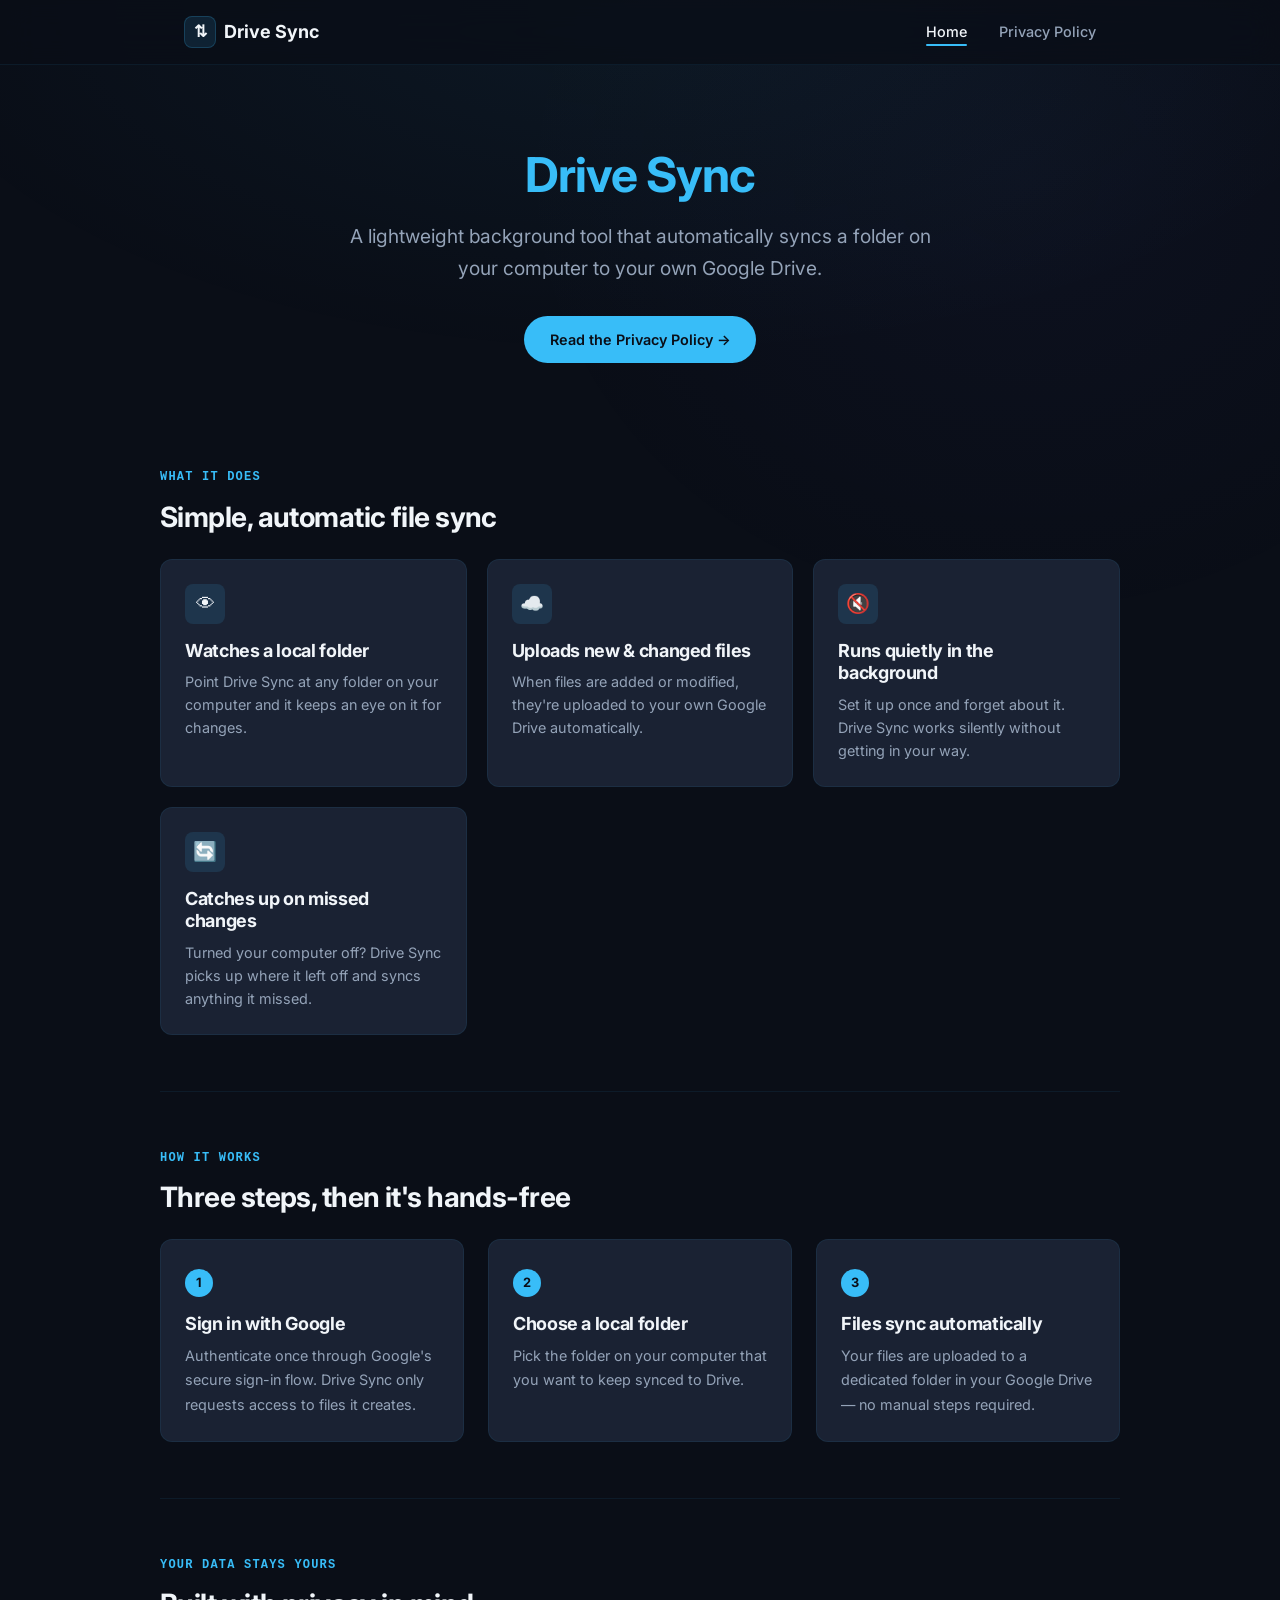
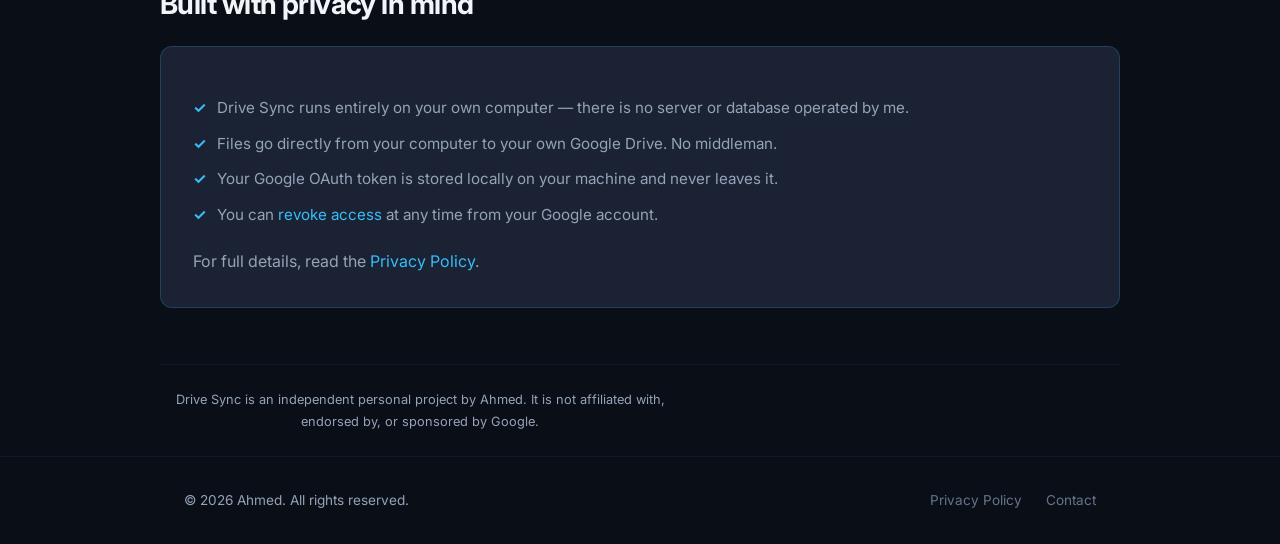
<file: index.html>
<!DOCTYPE html>
<html lang="en">

<head>
  <meta charset="UTF-8">
  <meta name="viewport" content="width=device-width, initial-scale=1.0">
  <title>Drive Sync — Automatically sync a local folder to Google Drive</title>
  <meta name="description"
    content="Drive Sync is a lightweight background tool that automatically syncs a folder on your computer to your own Google Drive.">
  <link rel="canonical" href="https://sync.ahmedcodes.pro/">
  <meta property="og:title" content="Drive Sync — Automatically sync a local folder to Google Drive">
  <meta property="og:description"
    content="A lightweight background tool that automatically syncs a folder on your computer to your own Google Drive.">
  <meta property="og:url" content="https://sync.ahmedcodes.pro/">
  <meta property="og:type" content="website">
  <meta property="og:site_name" content="Drive Sync">
  <meta name="twitter:card" content="summary">
  <meta name="twitter:title" content="Drive Sync — Automatically sync a local folder to Google Drive">
  <meta name="twitter:description"
    content="A lightweight background tool that automatically syncs a folder on your computer to your own Google Drive.">
  <link rel="icon" href="/favicon.svg" type="image/svg+xml">
  <link rel="preconnect" href="https://fonts.googleapis.com">
  <link rel="preconnect" href="https://fonts.gstatic.com" crossorigin>
  <link href="https://fonts.googleapis.com/css2?family=Inter:wght@400;500;600;700;800&display=swap" rel="stylesheet">
  <link rel="stylesheet" href="styles.css">
</head>

<body>

  <!-- ===== Header ===== -->
  <header class="site-header">
    <div class="container header-inner">
      <a href="/" class="logo" aria-label="Drive Sync home">
        <span class="logo-icon" aria-hidden="true">⇅</span>
        Drive Sync
      </a>
      <nav aria-label="Main navigation">
        <ul class="nav-links">
          <li><a href="/" aria-current="page">Home</a></li>
          <li><a href="/privacy.html">Privacy Policy</a></li>
        </ul>
      </nav>
    </div>
  </header>

  <main>

    <!-- ===== Hero ===== -->
    <section class="hero container" id="hero">
      <h1><span class="accent">Drive Sync</span></h1>
      <p class="hero-tagline">A lightweight background tool that automatically syncs a folder on your computer to your
        own Google Drive.</p>
      <a href="/privacy.html" class="hero-cta">Read the Privacy Policy →</a>
    </section>

    <!-- ===== What it does ===== -->
    <section class="section container" id="features">
      <p class="section-label">What it does</p>
      <h2>Simple, automatic file sync</h2>
      <div class="card-grid">
        <div class="card">
          <div class="card-icon" aria-hidden="true">👁</div>
          <h3>Watches a local folder</h3>
          <p>Point Drive Sync at any folder on your computer and it keeps an eye on it for changes.</p>
        </div>
        <div class="card">
          <div class="card-icon" aria-hidden="true">☁️</div>
          <h3>Uploads new &amp; changed files</h3>
          <p>When files are added or modified, they're uploaded to your own Google Drive automatically.</p>
        </div>
        <div class="card">
          <div class="card-icon" aria-hidden="true">🔇</div>
          <h3>Runs quietly in the background</h3>
          <p>Set it up once and forget about it. Drive Sync works silently without getting in your way.</p>
        </div>
        <div class="card">
          <div class="card-icon" aria-hidden="true">🔄</div>
          <h3>Catches up on missed changes</h3>
          <p>Turned your computer off? Drive Sync picks up where it left off and syncs anything it missed.</p>
        </div>
      </div>
    </section>

    <!-- ===== How it works ===== -->
    <section class="section container" id="how-it-works">
      <p class="section-label">How it works</p>
      <h2>Three steps, then it's hands-free</h2>
      <div class="steps">
        <div class="step">
          <div class="step-number" aria-hidden="true">1</div>
          <h3>Sign in with Google</h3>
          <p>Authenticate once through Google's secure sign-in flow. Drive Sync only requests access to files it
            creates.</p>
        </div>
        <div class="step">
          <div class="step-number" aria-hidden="true">2</div>
          <h3>Choose a local folder</h3>
          <p>Pick the folder on your computer that you want to keep synced to Drive.</p>
        </div>
        <div class="step">
          <div class="step-number" aria-hidden="true">3</div>
          <h3>Files sync automatically</h3>
          <p>Your files are uploaded to a dedicated folder in your Google Drive — no manual steps required.</p>
        </div>
      </div>
    </section>

    <!-- ===== Your data stays yours ===== -->
    <section class="section container" id="privacy">
      <p class="section-label">Your data stays yours</p>
      <h2>Built with privacy in mind</h2>
      <div class="data-banner">
        <ul>
          <li>Drive Sync runs entirely on your own computer — there is no server or database operated by me.</li>
          <li>Files go directly from your computer to your own Google Drive. No middleman.</li>
          <li>Your Google OAuth token is stored locally on your machine and never leaves it.</li>
          <li>You can <a href="https://myaccount.google.com/permissions" rel="noopener noreferrer"
              target="_blank">revoke access</a> at any time from your Google account.</li>
        </ul>
        <p style="margin-top: 1.25rem;">
          For full details, read the <a href="/privacy.html">Privacy Policy</a>.
        </p>
      </div>
    </section>

    <!-- ===== Disclaimer ===== -->
    <div class="disclaimer container">
      <p>Drive Sync is an independent personal project by Ahmed. It is not affiliated with, endorsed by, or sponsored by
        Google.</p>
    </div>

  </main>

  <!-- ===== Footer ===== -->
  <footer class="site-footer">
    <div class="container footer-inner">
      <p>&copy; 2026 Ahmed. All rights reserved.</p>
      <ul class="footer-links">
        <li><a href="/privacy.html">Privacy Policy</a></li>
        <li><a href="mailto:YOUR_EMAIL_HERE">Contact</a></li>
      </ul>
    </div>
  </footer>

</body>

</html>
</file>
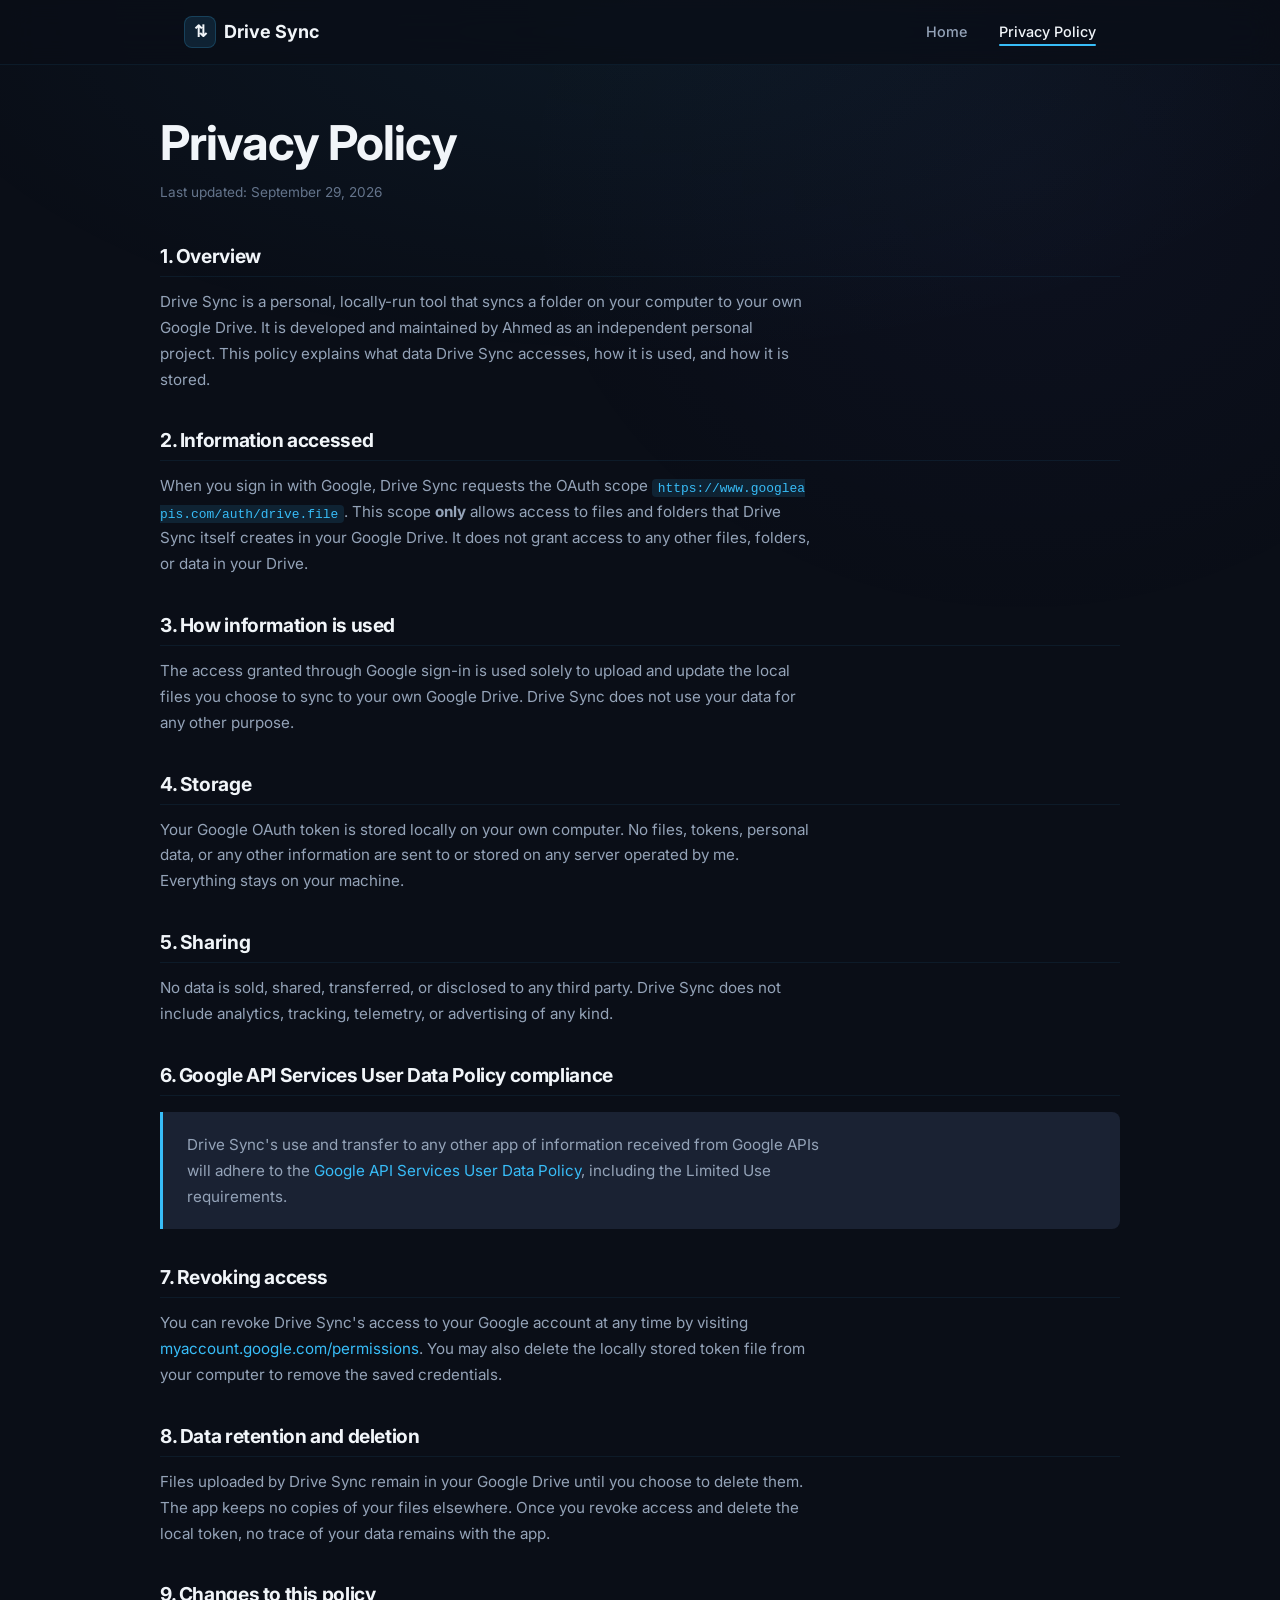
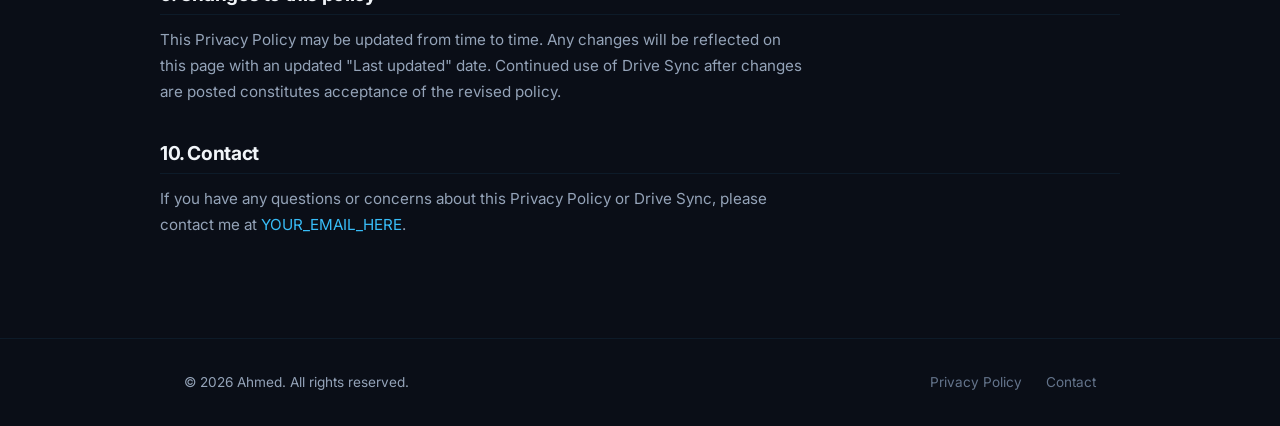
<file: privacy.html>
<!DOCTYPE html>
<html lang="en">

<head>
  <meta charset="UTF-8">
  <meta name="viewport" content="width=device-width, initial-scale=1.0">
  <title>Privacy Policy — Drive Sync</title>
  <meta name="description"
    content="Privacy Policy for Drive Sync. Learn how Drive Sync handles your data when syncing local files to Google Drive.">
  <link rel="canonical" href="https://sync.ahmedcodes.pro/privacy.html">
  <meta property="og:title" content="Privacy Policy — Drive Sync">
  <meta property="og:description"
    content="Privacy Policy for Drive Sync. Learn how Drive Sync handles your data when syncing local files to Google Drive.">
  <meta property="og:url" content="https://sync.ahmedcodes.pro/privacy.html">
  <meta property="og:type" content="website">
  <meta property="og:site_name" content="Drive Sync">
  <meta name="twitter:card" content="summary">
  <meta name="twitter:title" content="Privacy Policy — Drive Sync">
  <meta name="twitter:description"
    content="Privacy Policy for Drive Sync. Learn how Drive Sync handles your data when syncing local files to Google Drive.">
  <link rel="icon" href="/favicon.svg" type="image/svg+xml">
  <link rel="preconnect" href="https://fonts.googleapis.com">
  <link rel="preconnect" href="https://fonts.gstatic.com" crossorigin>
  <link href="https://fonts.googleapis.com/css2?family=Inter:wght@400;500;600;700;800&display=swap" rel="stylesheet">
  <link rel="stylesheet" href="styles.css">
</head>

<body>

  <!-- ===== Header ===== -->
  <header class="site-header">
    <div class="container header-inner">
      <a href="/" class="logo" aria-label="Drive Sync home">
        <span class="logo-icon" aria-hidden="true">⇅</span>
        Drive Sync
      </a>
      <nav aria-label="Main navigation">
        <ul class="nav-links">
          <li><a href="/">Home</a></li>
          <li><a href="/privacy.html" aria-current="page">Privacy Policy</a></li>
        </ul>
      </nav>
    </div>
  </header>

  <main class="container policy">

    <h1>Privacy Policy</h1>
    <p class="last-updated">Last updated: September 29, 2026</p>

    <!-- 1. Overview -->
    <section class="policy-section" id="overview">
      <h2>1. Overview</h2>
      <p>
        Drive Sync is a personal, locally-run tool that syncs a folder on your computer to your own Google Drive.
        It is developed and maintained by Ahmed as an independent personal project.
        This policy explains what data Drive Sync accesses, how it is used, and how it is stored.
      </p>
    </section>

    <!-- 2. Information accessed -->
    <section class="policy-section" id="information-accessed">
      <h2>2. Information accessed</h2>
      <p>
        When you sign in with Google, Drive Sync requests the OAuth scope
        <code>https://www.googleapis.com/auth/drive.file</code>.
        This scope <strong>only</strong> allows access to files and folders that Drive Sync itself creates in your
        Google Drive.
        It does not grant access to any other files, folders, or data in your Drive.
      </p>
    </section>

    <!-- 3. How information is used -->
    <section class="policy-section" id="how-information-is-used">
      <h2>3. How information is used</h2>
      <p>
        The access granted through Google sign-in is used solely to upload and update the local files you choose to sync
        to your own Google Drive. Drive Sync does not use your data for any other purpose.
      </p>
    </section>

    <!-- 4. Storage -->
    <section class="policy-section" id="storage">
      <h2>4. Storage</h2>
      <p>
        Your Google OAuth token is stored locally on your own computer. No files, tokens, personal data, or any other
        information are sent to or stored on any server operated by me. Everything stays on your machine.
      </p>
    </section>

    <!-- 5. Sharing -->
    <section class="policy-section" id="sharing">
      <h2>5. Sharing</h2>
      <p>
        No data is sold, shared, transferred, or disclosed to any third party.
        Drive Sync does not include analytics, tracking, telemetry, or advertising of any kind.
      </p>
    </section>

    <!-- 6. Google API compliance -->
    <section class="policy-section" id="google-api-compliance">
      <h2>6. Google API Services User Data Policy compliance</h2>
      <div class="policy-compliance">
        <p>
          Drive Sync's use and transfer to any other app of information received from Google APIs will adhere to the
          <a href="https://developers.google.com/terms/api-services-user-data-policy" rel="noopener noreferrer"
            target="_blank">Google API Services User Data Policy</a>,
          including the Limited Use requirements.
        </p>
      </div>
    </section>

    <!-- 7. Revoking access -->
    <section class="policy-section" id="revoking-access">
      <h2>7. Revoking access</h2>
      <p>
        You can revoke Drive Sync's access to your Google account at any time by visiting
        <a href="https://myaccount.google.com/permissions" rel="noopener noreferrer"
          target="_blank">myaccount.google.com/permissions</a>.
        You may also delete the locally stored token file from your computer to remove the saved credentials.
      </p>
    </section>

    <!-- 8. Data retention and deletion -->
    <section class="policy-section" id="data-retention">
      <h2>8. Data retention and deletion</h2>
      <p>
        Files uploaded by Drive Sync remain in your Google Drive until you choose to delete them.
        The app keeps no copies of your files elsewhere. Once you revoke access and delete the local token,
        no trace of your data remains with the app.
      </p>
    </section>

    <!-- 9. Changes to this policy -->
    <section class="policy-section" id="changes">
      <h2>9. Changes to this policy</h2>
      <p>
        This Privacy Policy may be updated from time to time. Any changes will be reflected on this page
        with an updated "Last updated" date. Continued use of Drive Sync after changes are posted constitutes
        acceptance of the revised policy.
      </p>
    </section>

    <!-- 10. Contact -->
    <section class="policy-section" id="contact">
      <h2>10. Contact</h2>
      <p>
        If you have any questions or concerns about this Privacy Policy or Drive Sync, please contact me at
        <a href="mailto:YOUR_EMAIL_HERE">YOUR_EMAIL_HERE</a>.
      </p>
    </section>

  </main>

  <!-- ===== Footer ===== -->
  <footer class="site-footer">
    <div class="container footer-inner">
      <p>&copy; 2026 Ahmed. All rights reserved.</p>
      <ul class="footer-links">
        <li><a href="/privacy.html">Privacy Policy</a></li>
        <li><a href="mailto:YOUR_EMAIL_HERE">Contact</a></li>
      </ul>
    </div>
  </footer>

</body>

</html>
</file>
<file: styles.css>
/* ===== Design Tokens ===== */
:root {
  --bg-primary: #0a0e17;
  --bg-secondary: #111827;
  --bg-card: #1a2233;
  --bg-card-hover: #1f2a3f;
  --border-subtle: rgba(56, 189, 248, 0.08);
  --border-accent: rgba(56, 189, 248, 0.2);

  --text-primary: #f1f5f9;
  --text-secondary: #94a3b8;
  --text-muted: #64748b;

  --accent: #38bdf8;
  --accent-dim: rgba(56, 189, 248, 0.12);
  --accent-glow: rgba(56, 189, 248, 0.25);

  --font-sans: 'Inter', -apple-system, BlinkMacSystemFont, 'Segoe UI', Roboto,
    sans-serif;
  --font-mono: 'JetBrains Mono', 'Fira Code', 'Cascadia Code', monospace;

  --radius: 12px;
  --radius-sm: 8px;
  --transition: 0.25s cubic-bezier(0.4, 0, 0.2, 1);
  --max-width: 960px;
}

/* ===== Reset & Base ===== */
*,
*::before,
*::after {
  box-sizing: border-box;
  margin: 0;
  padding: 0;
}

html {
  scroll-behavior: smooth;
  -webkit-text-size-adjust: 100%;
}

body {
  font-family: var(--font-sans);
  font-size: 1rem;
  line-height: 1.7;
  color: var(--text-primary);
  background-color: var(--bg-primary);
  min-height: 100vh;
  display: flex;
  flex-direction: column;
  -webkit-font-smoothing: antialiased;
  -moz-osx-font-smoothing: grayscale;
}

/* Subtle background gradient */
body::before {
  content: '';
  position: fixed;
  inset: 0;
  background:
    radial-gradient(ellipse 60% 40% at 50% 0%, rgba(56, 189, 248, 0.06), transparent),
    radial-gradient(ellipse 40% 50% at 80% 20%, rgba(99, 102, 241, 0.04), transparent);
  pointer-events: none;
  z-index: -1;
}

a {
  color: var(--accent);
  text-decoration: none;
  transition: color var(--transition);
}

a:hover,
a:focus-visible {
  color: #7dd3fc;
  text-decoration: underline;
  text-underline-offset: 3px;
}

a:focus-visible {
  outline: 2px solid var(--accent);
  outline-offset: 3px;
  border-radius: 3px;
}

img {
  max-width: 100%;
  height: auto;
  display: block;
}

/* ===== Typography ===== */
h1, h2, h3, h4 {
  color: var(--text-primary);
  line-height: 1.25;
  letter-spacing: -0.02em;
  font-weight: 700;
}

h1 { font-size: clamp(2rem, 5vw, 3rem); }
h2 { font-size: clamp(1.4rem, 3vw, 1.75rem); margin-bottom: 1rem; }
h3 { font-size: 1.125rem; margin-bottom: 0.5rem; }

p {
  color: var(--text-secondary);
  max-width: 65ch;
}

/* ===== Layout ===== */
.container {
  width: 100%;
  max-width: var(--max-width);
  margin: 0 auto;
  padding: 0 1.5rem;
}

main {
  flex: 1;
}

/* ===== Header ===== */
.site-header {
  position: sticky;
  top: 0;
  z-index: 100;
  background: rgba(10, 14, 23, 0.82);
  backdrop-filter: blur(16px) saturate(1.4);
  -webkit-backdrop-filter: blur(16px) saturate(1.4);
  border-bottom: 1px solid var(--border-subtle);
}

.header-inner {
  display: flex;
  align-items: center;
  justify-content: space-between;
  height: 64px;
}

.logo {
  display: flex;
  align-items: center;
  gap: 0.5rem;
  font-weight: 700;
  font-size: 1.125rem;
  color: var(--text-primary);
  text-decoration: none;
}

.logo:hover {
  color: var(--accent);
  text-decoration: none;
}

.logo-icon {
  display: inline-flex;
  align-items: center;
  justify-content: center;
  width: 32px;
  height: 32px;
  background: var(--accent-dim);
  border: 1px solid var(--border-accent);
  border-radius: var(--radius-sm);
  font-size: 1rem;
  transition: background var(--transition), border-color var(--transition);
}

.logo:hover .logo-icon {
  background: var(--accent-glow);
  border-color: var(--accent);
}

.nav-links {
  display: flex;
  align-items: center;
  gap: 2rem;
  list-style: none;
}

.nav-links a {
  color: var(--text-secondary);
  font-size: 0.9rem;
  font-weight: 500;
  position: relative;
  padding: 0.25rem 0;
}

.nav-links a::after {
  content: '';
  position: absolute;
  bottom: -2px;
  left: 0;
  width: 0;
  height: 2px;
  background: var(--accent);
  border-radius: 1px;
  transition: width var(--transition);
}

.nav-links a:hover,
.nav-links a[aria-current="page"] {
  color: var(--text-primary);
  text-decoration: none;
}

.nav-links a:hover::after,
.nav-links a[aria-current="page"]::after {
  width: 100%;
}

/* ===== Hero ===== */
.hero {
  padding: 5rem 0 3rem;
  text-align: center;
}

.hero h1 {
  margin-bottom: 1rem;
}

.hero h1 .accent {
  color: var(--accent);
}

.hero-tagline {
  font-size: clamp(1.05rem, 2.5vw, 1.2rem);
  color: var(--text-secondary);
  max-width: 600px;
  margin: 0 auto 2rem;
  line-height: 1.65;
}

.hero-cta {
  display: inline-flex;
  align-items: center;
  gap: 0.5rem;
  padding: 0.7rem 1.6rem;
  font-size: 0.9rem;
  font-weight: 600;
  color: var(--bg-primary);
  background: var(--accent);
  border-radius: 999px;
  transition: transform var(--transition), box-shadow var(--transition);
}

.hero-cta:hover {
  transform: translateY(-1px);
  box-shadow: 0 4px 20px var(--accent-glow);
  color: var(--bg-primary);
  text-decoration: none;
}

/* ===== Sections ===== */
.section {
  padding: 3.5rem 0;
}

.section + .section {
  border-top: 1px solid var(--border-subtle);
}

.section-label {
  font-family: var(--font-mono);
  font-size: 0.75rem;
  font-weight: 600;
  letter-spacing: 0.1em;
  text-transform: uppercase;
  color: var(--accent);
  margin-bottom: 0.75rem;
}

/* ===== Feature Cards ===== */
.card-grid {
  display: grid;
  grid-template-columns: repeat(auto-fit, minmax(240px, 1fr));
  gap: 1.25rem;
  margin-top: 1.5rem;
}

.card {
  background: var(--bg-card);
  border: 1px solid var(--border-subtle);
  border-radius: var(--radius);
  padding: 1.5rem;
  transition: border-color var(--transition), transform var(--transition),
    box-shadow var(--transition);
}

.card:hover {
  border-color: var(--border-accent);
  transform: translateY(-2px);
  box-shadow: 0 8px 32px rgba(0, 0, 0, 0.25);
}

.card-icon {
  display: inline-flex;
  align-items: center;
  justify-content: center;
  width: 40px;
  height: 40px;
  border-radius: var(--radius-sm);
  background: var(--accent-dim);
  font-size: 1.2rem;
  margin-bottom: 1rem;
}

.card h3 {
  color: var(--text-primary);
}

.card p {
  font-size: 0.9rem;
  line-height: 1.6;
}

/* ===== Steps ===== */
.steps {
  display: grid;
  grid-template-columns: repeat(auto-fit, minmax(220px, 1fr));
  gap: 1.5rem;
  margin-top: 1.5rem;
  counter-reset: step;
}

.step {
  counter-increment: step;
  position: relative;
  background: var(--bg-card);
  border: 1px solid var(--border-subtle);
  border-radius: var(--radius);
  padding: 1.75rem 1.5rem 1.5rem;
  transition: border-color var(--transition);
}

.step:hover {
  border-color: var(--border-accent);
}

.step-number {
  display: inline-flex;
  align-items: center;
  justify-content: center;
  width: 28px;
  height: 28px;
  border-radius: 50%;
  background: var(--accent);
  color: var(--bg-primary);
  font-size: 0.8rem;
  font-weight: 700;
  margin-bottom: 1rem;
}

.step h3 {
  color: var(--text-primary);
}

.step p {
  font-size: 0.9rem;
}

/* ===== Privacy Banner / Data Section ===== */
.data-banner {
  background: var(--bg-card);
  border: 1px solid var(--border-accent);
  border-radius: var(--radius);
  padding: 2rem;
  margin-top: 1.5rem;
}

.data-banner ul {
  list-style: none;
  margin-top: 1rem;
}

.data-banner li {
  position: relative;
  padding-left: 1.5rem;
  color: var(--text-secondary);
  font-size: 0.95rem;
  margin-bottom: 0.6rem;
}

.data-banner li::before {
  content: '✓';
  position: absolute;
  left: 0;
  color: var(--accent);
  font-weight: 700;
}

/* ===== Privacy Policy Page ===== */
.policy {
  padding: 3rem 0 4rem;
}

.policy h1 {
  margin-bottom: 0.5rem;
}

.policy .last-updated {
  font-size: 0.85rem;
  color: var(--text-muted);
  margin-bottom: 2.5rem;
}

.policy-section {
  margin-bottom: 2.25rem;
}

.policy-section h2 {
  font-size: 1.2rem;
  padding-bottom: 0.5rem;
  border-bottom: 1px solid var(--border-subtle);
  margin-bottom: 0.75rem;
}

.policy-section p,
.policy-section li {
  color: var(--text-secondary);
  font-size: 0.95rem;
  line-height: 1.7;
}

.policy-section ul,
.policy-section ol {
  padding-left: 1.25rem;
  margin-top: 0.5rem;
}

.policy-section li {
  margin-bottom: 0.4rem;
}

.policy-section code {
  font-family: var(--font-mono);
  font-size: 0.85em;
  background: var(--accent-dim);
  padding: 0.15em 0.45em;
  border-radius: 4px;
  color: var(--accent);
  word-break: break-all;
}

.policy-compliance {
  background: var(--bg-card);
  border-left: 3px solid var(--accent);
  border-radius: 0 var(--radius-sm) var(--radius-sm) 0;
  padding: 1.25rem 1.5rem;
  margin: 1rem 0;
}

.policy-compliance p {
  font-size: 0.95rem;
}

/* ===== Disclaimer ===== */
.disclaimer {
  text-align: center;
  padding: 1.5rem 0;
  font-size: 0.8rem;
  color: var(--text-muted);
  border-top: 1px solid var(--border-subtle);
}

/* ===== Footer ===== */
.site-footer {
  border-top: 1px solid var(--border-subtle);
  padding: 2rem 0;
  margin-top: auto;
}

.footer-inner {
  display: flex;
  flex-wrap: wrap;
  align-items: center;
  justify-content: space-between;
  gap: 1rem;
  font-size: 0.85rem;
  color: var(--text-muted);
}

.footer-links {
  display: flex;
  gap: 1.5rem;
  list-style: none;
}

.footer-links a {
  color: var(--text-muted);
  font-size: 0.85rem;
}

.footer-links a:hover {
  color: var(--text-primary);
}

/* ===== 404 Page ===== */
.error-page {
  display: flex;
  flex-direction: column;
  align-items: center;
  justify-content: center;
  text-align: center;
  padding: 6rem 1.5rem;
  flex: 1;
}

.error-code {
  font-size: clamp(5rem, 15vw, 8rem);
  font-weight: 800;
  color: var(--accent);
  line-height: 1;
  opacity: 0.2;
  letter-spacing: -0.04em;
}

.error-page h1 {
  font-size: 1.5rem;
  margin: 1rem 0 0.5rem;
}

.error-page p {
  margin-bottom: 2rem;
}

/* ===== Responsive ===== */
@media (max-width: 640px) {
  .header-inner {
    height: 56px;
  }

  .nav-links {
    gap: 1.25rem;
  }

  .hero {
    padding: 3rem 0 2rem;
  }

  .section {
    padding: 2.5rem 0;
  }

  .card-grid,
  .steps {
    grid-template-columns: 1fr;
  }

  .footer-inner {
    flex-direction: column;
    text-align: center;
  }

  .data-banner {
    padding: 1.5rem;
  }
}

/* ===== Reduced Motion ===== */
@media (prefers-reduced-motion: reduce) {
  *,
  *::before,
  *::after {
    transition-duration: 0.01ms !important;
    animation-duration: 0.01ms !important;
  }

  html {
    scroll-behavior: auto;
  }
}
</file>
